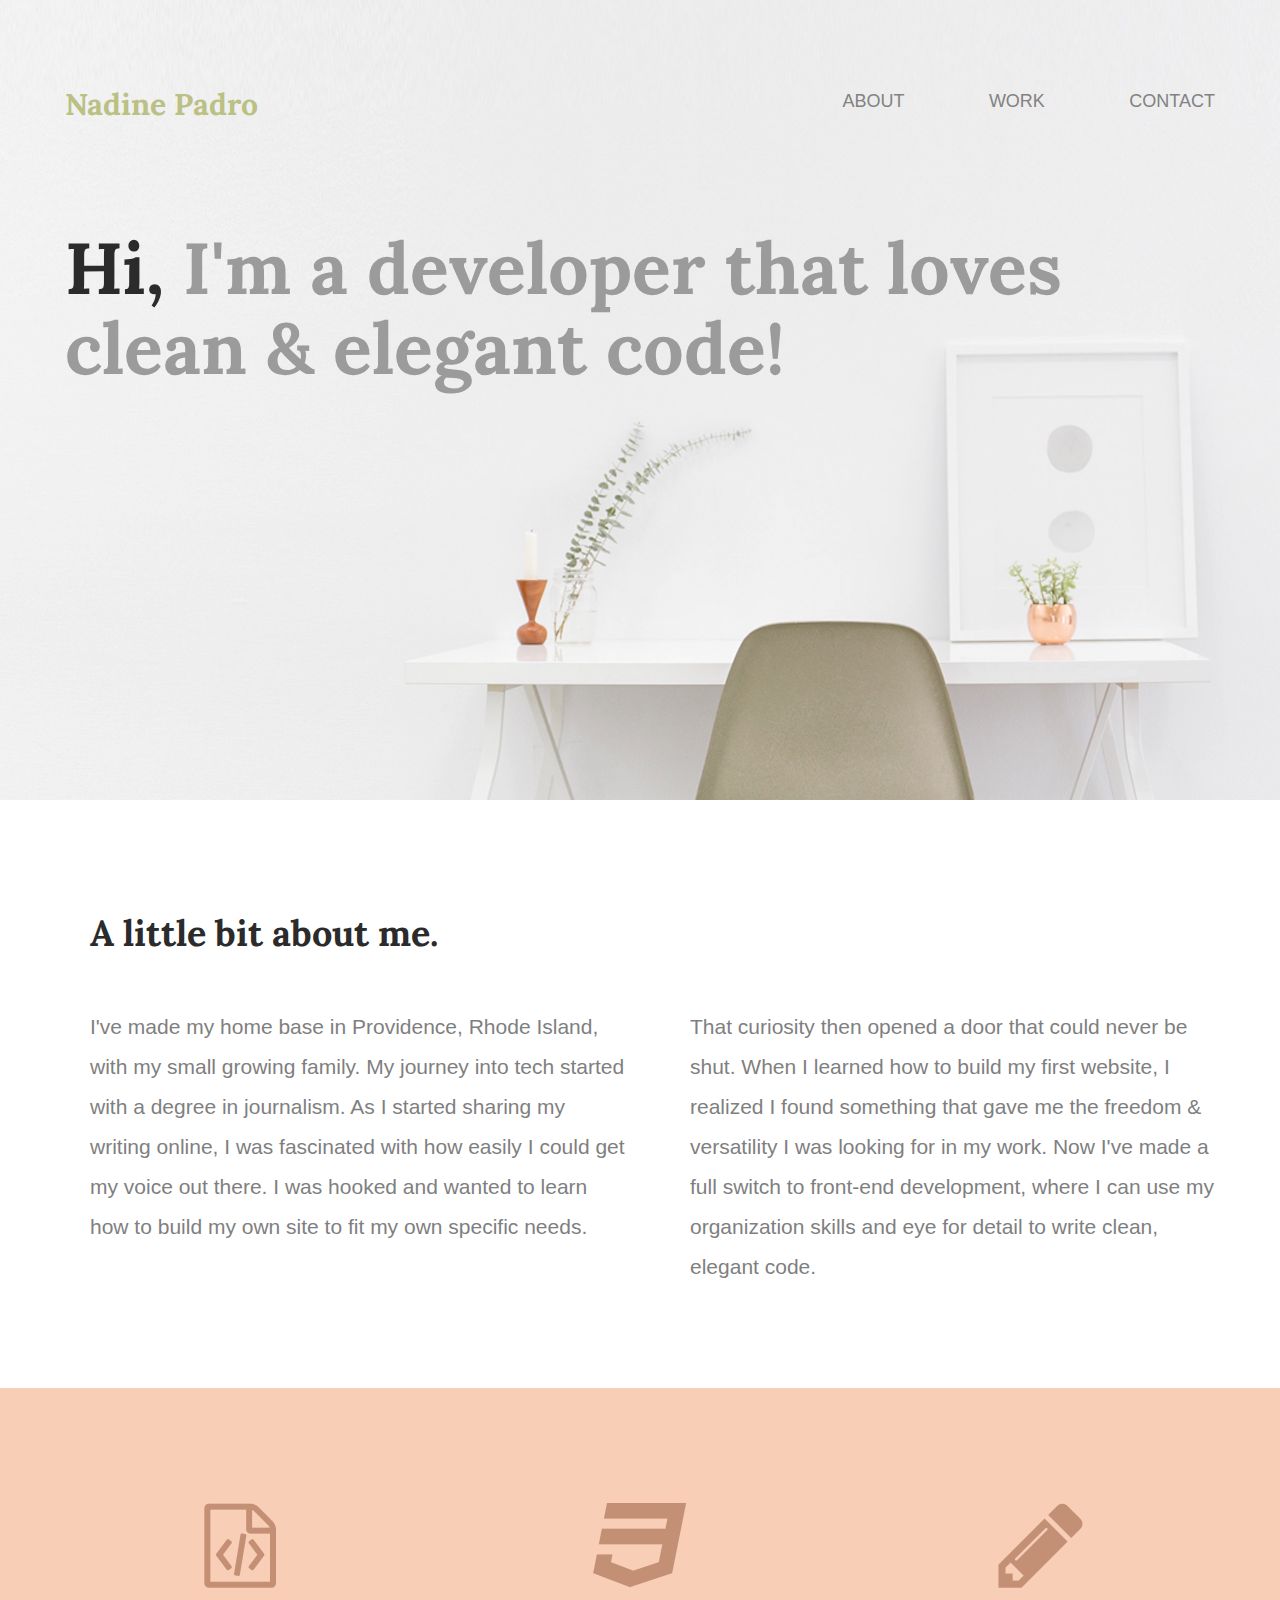
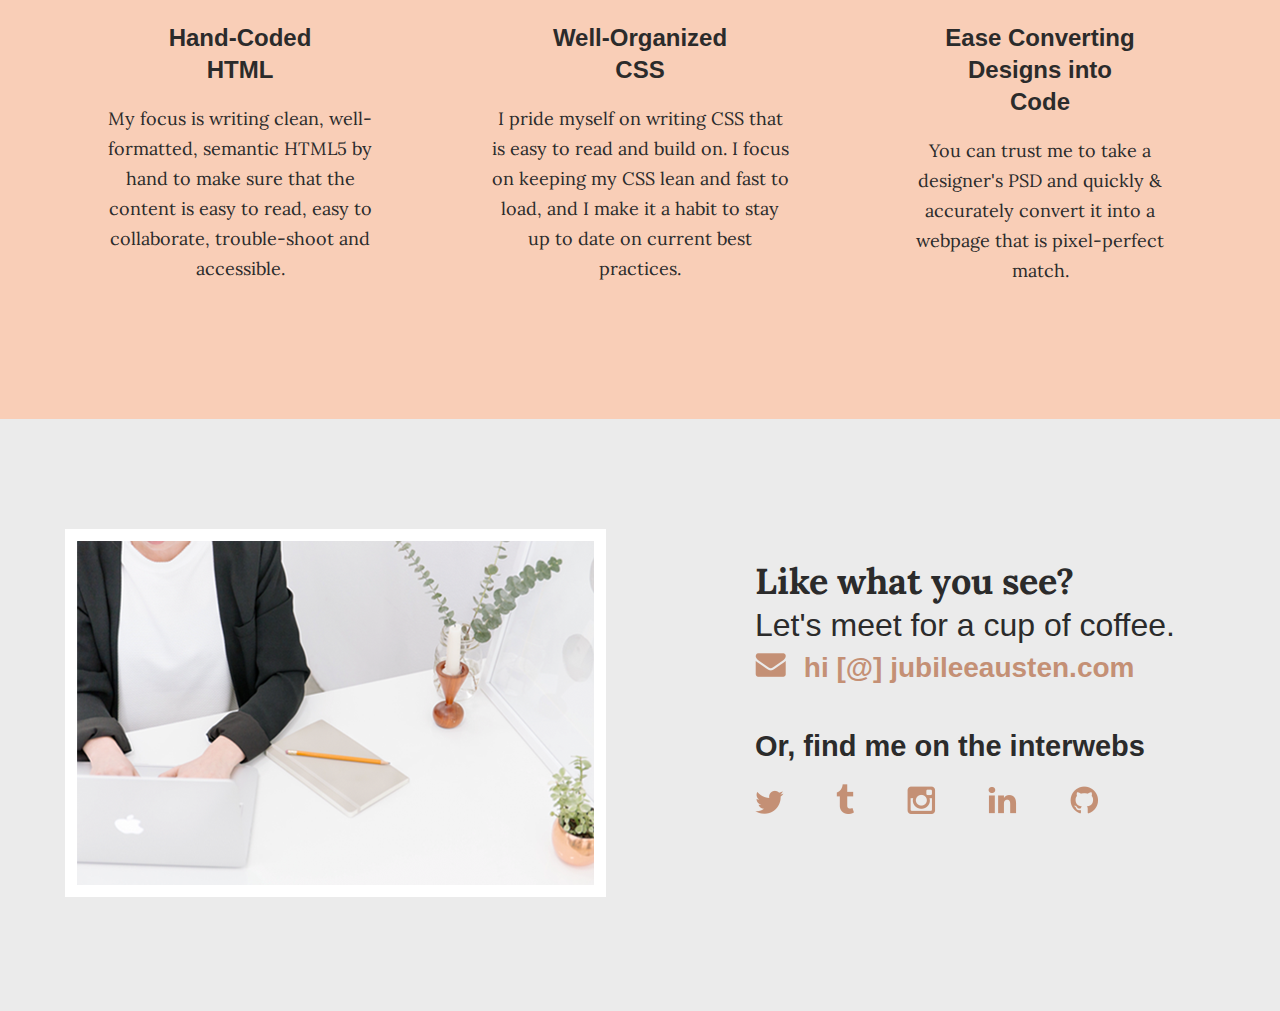
<file: index.html>
<!doctype html>
<html lang="en">
    <head>
        <title>Nadine Padro | Portfolio</title>
        <link rel="stylesheet" href="css/normalize.css">
        <link rel="stylesheet" href="css/main.css">
        <link href='https://fonts.googleapis.com/css?family=Source+Sans+Pro:400,700' rel='stylesheet' type='text/css'>
        <link href="https://fonts.googleapis.com/css2?family=Lora:wght@400;700&display=swap" rel="stylesheet">
       

    </head>
    <body>
        <header>
            <div class="full-width">
                <div class="half-width">
                    <h1><a href="index.html">Nadine Padro</a></h1>
                </div>
                <div class="half-width">
                    <nav>
                        <ul>
                            <li><a href="about/index.html">About</a></li>
                            <li><a href="work/index.html">Work</a></li>
                            <li><a href="contact/index.html">Contact</a></li>
                        </ul>
                    </nav>
                </div>
                <h2><span>Hi,</span> I'm a developer that loves clean & elegant code!</h2>
            </div>
        </header>
        <main>
            <section id="about">
                <div class="full-width">
                    <h2>A little bit about me.</h2>
                    <div class="half-width">
                        <p>
                            I've made my home base in Providence, Rhode Island, with my small growing family. My journey into tech started with a degree in journalism. As I started sharing my writing online, I was fascinated with how easily I could get my voice out there. I was hooked and wanted to learn how to build my own site to fit my own specific needs.</p>
                    </div>
                    <div class="half-width">
                        <p>
                            That curiosity then opened a door that could never be shut. When I learned how to build my first website, I realized I found something that gave me the freedom & versatility I was looking for in my work. Now I've made a full switch to front-end development, where I can use my organization skills and eye for detail to write clean, elegant code.</p>
                    </div>
                </div>
            </section>
            <section id="work">
                <div class="full-width">
                    <div class="third-width">
                        <img src="img/html-icon.png" alt="HTML icon" />
                        <h3>Hand-Coded HTML </h3>
                        <p>
                            My focus is writing clean, well-formatted, semantic HTML5 by hand to make sure that the content is easy to read, easy to collaborate, trouble-shoot and accessible.
                        </p>
                    </div>
                    <div class="third-width">
                        <img src="img/css-icon.png" alt="CSS icon" />
                        <h3>Well-Organized CSS</h3>
                        <p>
                            I pride myself on writing CSS that is easy to read and build on. I focus on keeping my CSS lean and fast to load, and I make it a habit to stay up to date on current best practices.
                        </p>
                    </div>
                    <div class="third-width">
                        <img src="img/pencil-icon.png" alt="Pencil icon" />
                        <h3>Ease Converting Designs into Code</h3>
                        <p>
                            You can trust me to take a designer's PSD and quickly & accurately convert it into a webpage that is pixel-perfect match.
                        </p>
                    </div>
                </div>
                
            </section>
            <footer id="contact">
                <div class="full-width">
                    <div class="half-width">
                        <img src="img/contact.png" id="contact-img" alt="contact laptop" />
                    </div>
                    <div class="half-width">
                        <h2>Like what you see?</h2>
                        <h3 id="email-header">Let's meet for a cup of coffee.</h3>
                        <a href="mailto:hi@jubileeausten.com">
                            <img src="img/envelope.png" id="envelope" alt="envelope icon" />
                            hi [@] jubileeausten.com
                        </a>
                        <h3 id="socialmedia-header">Or, find me on the interwebs</h3>
                        <ul>
                            <li><a href="http://twitter.com"><img src="img/twitter.png" alt="twitter icon" /></a> </li>
                            <li><a href="http://tumbler.com"><img src="img/tumblr.png" alt="tumbler icon" /></a> </li>
                            <li><a href="http://instagram.com"><img src="img/instagram.png" alt="instagram icon" /></a> </li>
                            <li><a href="http://linkedin.com"><img src="img/linkedin.png" alt="linkedin icon" /></a> </li>
                            <li><a href="http://github.com"><img src="img/github.png" alt="github icon" /></a> </li>
                        </ul>
                    </div>
                </div>

            </footer>
        </main>
    </body>
</html>
</file>
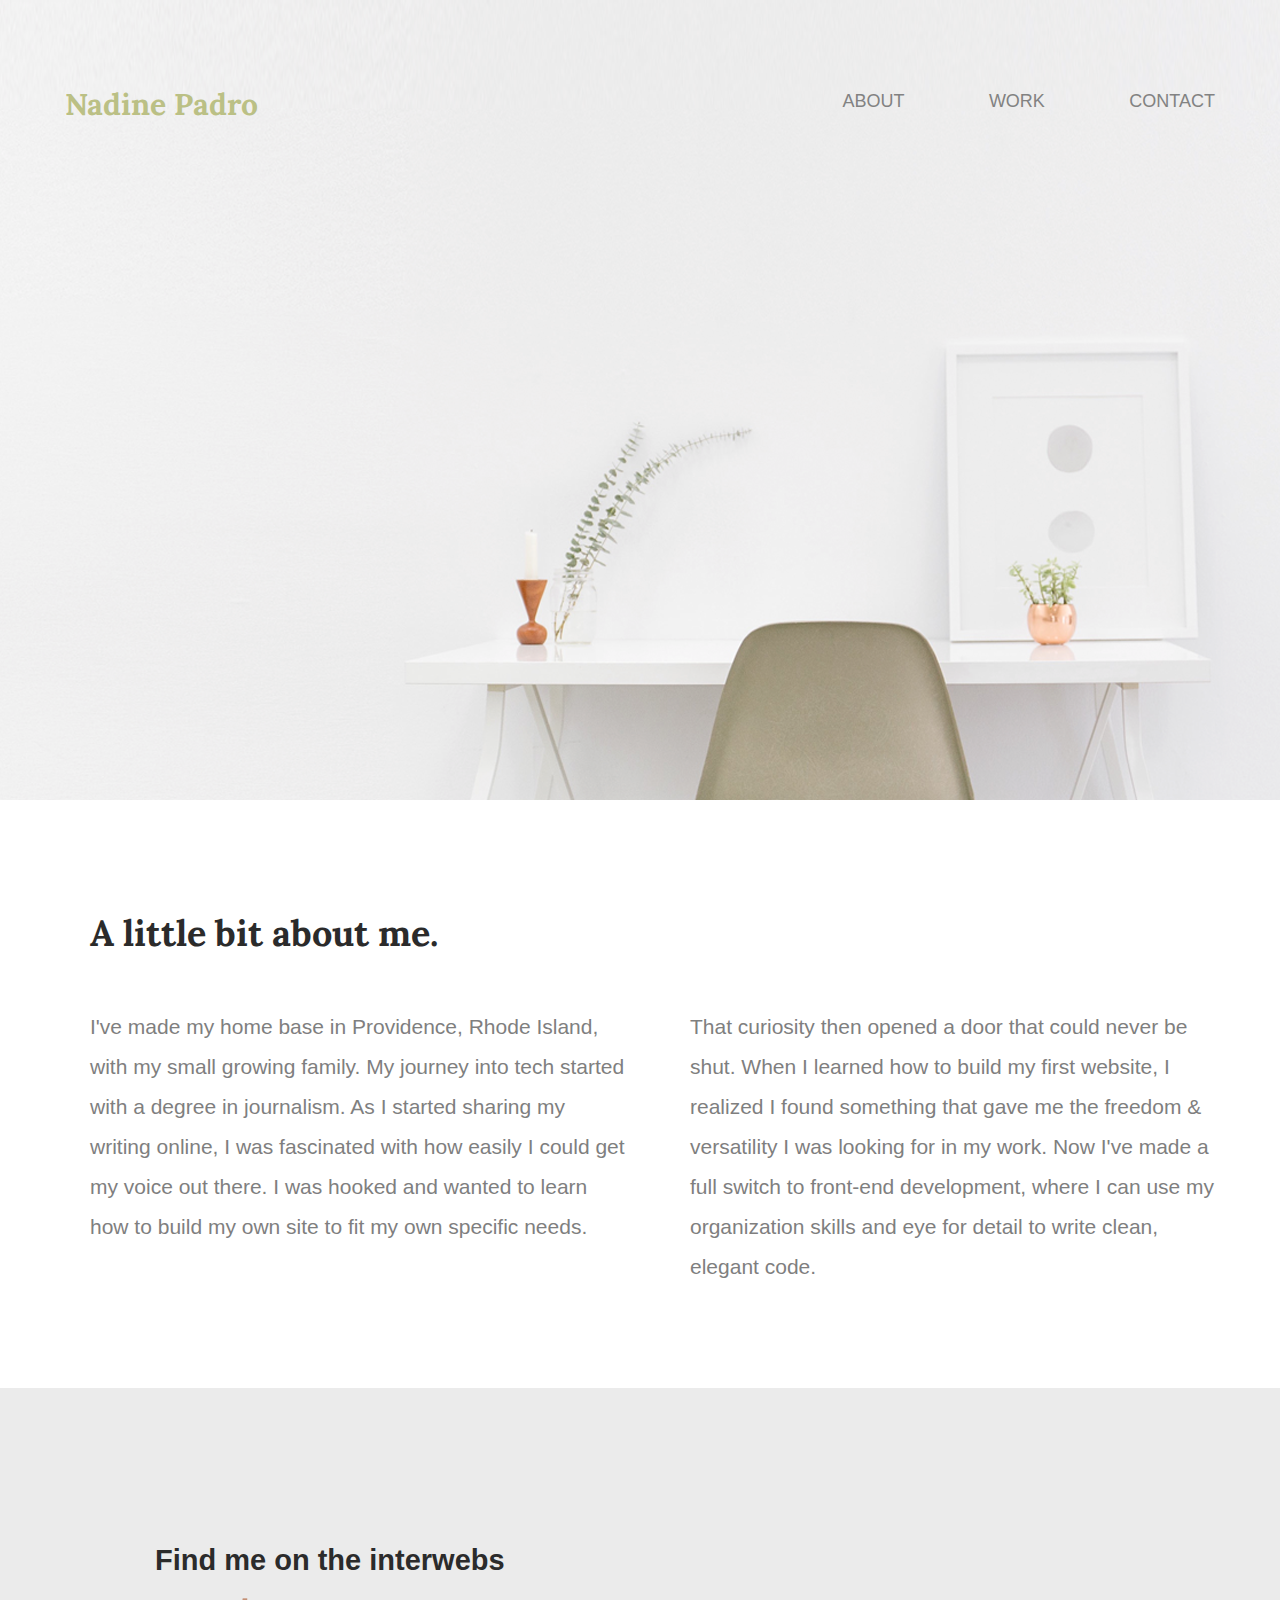
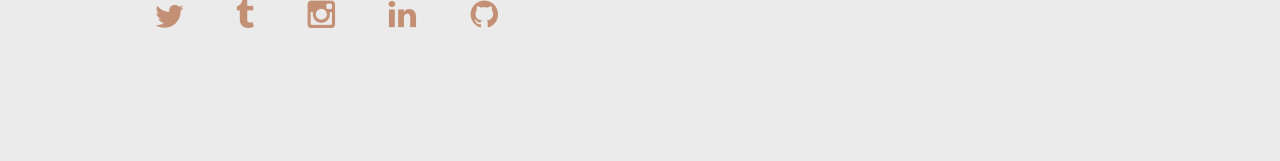
<file: about/index.html>
<!DOCTYPE html>
<html lang="en">
<head>
    <meta charset="UTF-8">
    <meta http-equiv="X-UA-Compatible" content="IE=edge">
    <meta name="viewport" content="width=device-width, initial-scale=1.0">
    <title>About</title>
    <link rel="stylesheet" href="../css/normalize.css">
    <link rel="stylesheet" href="../css/main.css">
    <link href='https://fonts.googleapis.com/css?family=Source+Sans+Pro:400,700' rel='stylesheet' type='text/css'>
    <link href="https://fonts.googleapis.com/css2?family=Lora:wght@400;700&display=swap" rel="stylesheet">
</head>
<body>
    <header>
        <div class="full-width">
            <div class="half-width">
                <h1><a href="index.html">Nadine Padro</a></h1>
            </div>
            <div class="half-width">
                <nav>
                    <ul>
                        <li><a href="about/index.html">About</a></li>
                        <li><a href="work/index.html">Work</a></li>
                        <li><a href="contact/index.html">Contact</a></li>
                    </ul>
                </nav>
            </div>
         
        </div>
    </header>
    <section id="about">
        <div class="full-width">
            <h2>A little bit about me.</h2>
            <div class="half-width">
                <p>
                    I've made my home base in Providence, Rhode Island, with my small growing family. My journey into tech started with a degree in journalism. As I started sharing my writing online, I was fascinated with how easily I could get my voice out there. I was hooked and wanted to learn how to build my own site to fit my own specific needs.</p>
            </div>
            <div class="half-width">
                <p>
                    That curiosity then opened a door that could never be shut. When I learned how to build my first website, I realized I found something that gave me the freedom & versatility I was looking for in my work. Now I've made a full switch to front-end development, where I can use my organization skills and eye for detail to write clean, elegant code.</p>
            </div>
        </div>
    </section>
    
    <footer id="contact">
        <div class="full-width">
                <h3 id="socialmedia-header">Find me on the interwebs</h3>
                <ul>
                    <li><a href="http://twitter.com"><img src="../img/twitter.png" alt="twitter icon" /></a> </li>
                    <li><a href="http://tumbler.com"><img src="../img/tumblr.png" alt="tumbler icon" /></a> </li>
                    <li><a href="http://instagram.com"><img src="../img/instagram.png" alt="instagram icon" /></a> </li>
                    <li><a href="http://linkedin.com"><img src="../img/linkedin.png" alt="linkedin icon" /></a> </li>
                    <li><a href="http://github.com"><img src="../img/github.png" alt="github icon" /></a> </li>
                </ul>
            </div>
    </footer>

</body>
</html>
</file>
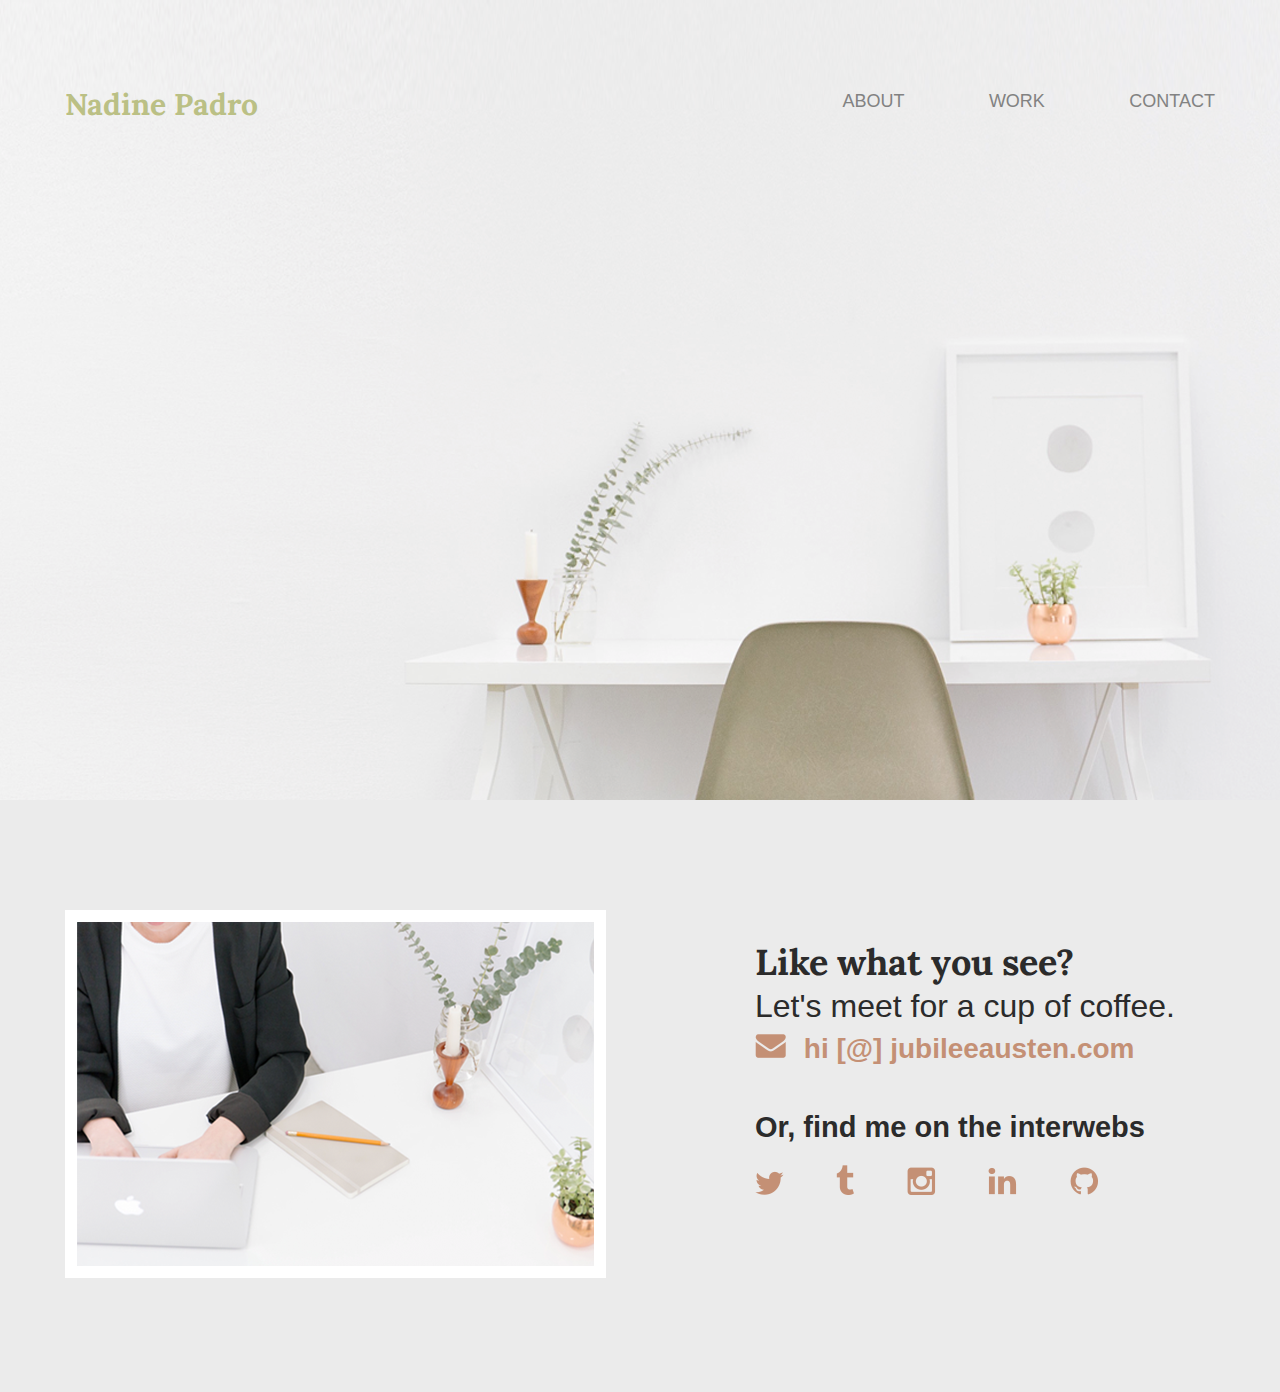
<file: contact/index.html>
<!DOCTYPE html>
<html lang="en">
<head>
    <meta charset="UTF-8">
    <meta http-equiv="X-UA-Compatible" content="IE=edge">
    <meta name="viewport" content="width=device-width, initial-scale=1.0">
    <title>Contact Me</title>
    <link rel="stylesheet" href="../css/normalize.css">
    <link rel="stylesheet" href="../css/main.css">
    <link href='https://fonts.googleapis.com/css?family=Source+Sans+Pro:400,700' rel='stylesheet' type='text/css'>
    <link href="https://fonts.googleapis.com/css2?family=Lora:wght@400;700&display=swap" rel="stylesheet">
</head>
<body>
    <header>
        <div class="full-width">
            <div class="half-width">
                <h1><a href="index.html">Nadine Padro</a></h1>
            </div>
            <div class="half-width">
                <nav>
                    <ul>
                        <li><a href="about/index.html">About</a></li>
                        <li><a href="work/index.html">Work</a></li>
                        <li><a href="contact/index.html">Contact</a></li>
                    </ul>
                </nav>
            </div>
         
        </div>
    </header>

    <footer id="contact">
        <div class="full-width">
            <div class="half-width">
                <img src="../img/contact.png" id="contact-img" alt="contact laptop" />
            </div>
            <div class="half-width">
                <h2>Like what you see?</h2>
                <h3 id="email-header">Let's meet for a cup of coffee.</h3>
                <a href="mailto:hi@jubileeausten.com">
                    <img src="../img/envelope.png" id="envelope" alt="envelope icon" />
                    hi [@] jubileeausten.com
                </a>
                <h3 id="socialmedia-header">Or, find me on the interwebs</h3>
                <ul>
                    <li><a href="http://twitter.com"><img src="../img/twitter.png" alt="twitter icon" /></a> </li>
                    <li><a href="http://tumbler.com"><img src="../img/tumblr.png" alt="tumbler icon" /></a> </li>
                    <li><a href="http://instagram.com"><img src="../img/instagram.png" alt="instagram icon" /></a> </li>
                    <li><a href="http://linkedin.com"><img src="../img/linkedin.png" alt="linkedin icon" /></a> </li>
                    <li><a href="http://github.com"><img src="../img/github.png" alt="github icon" /></a> </li>
                </ul>
            </div>
        </div>

    </footer>
    
</body>
</html>
</file>
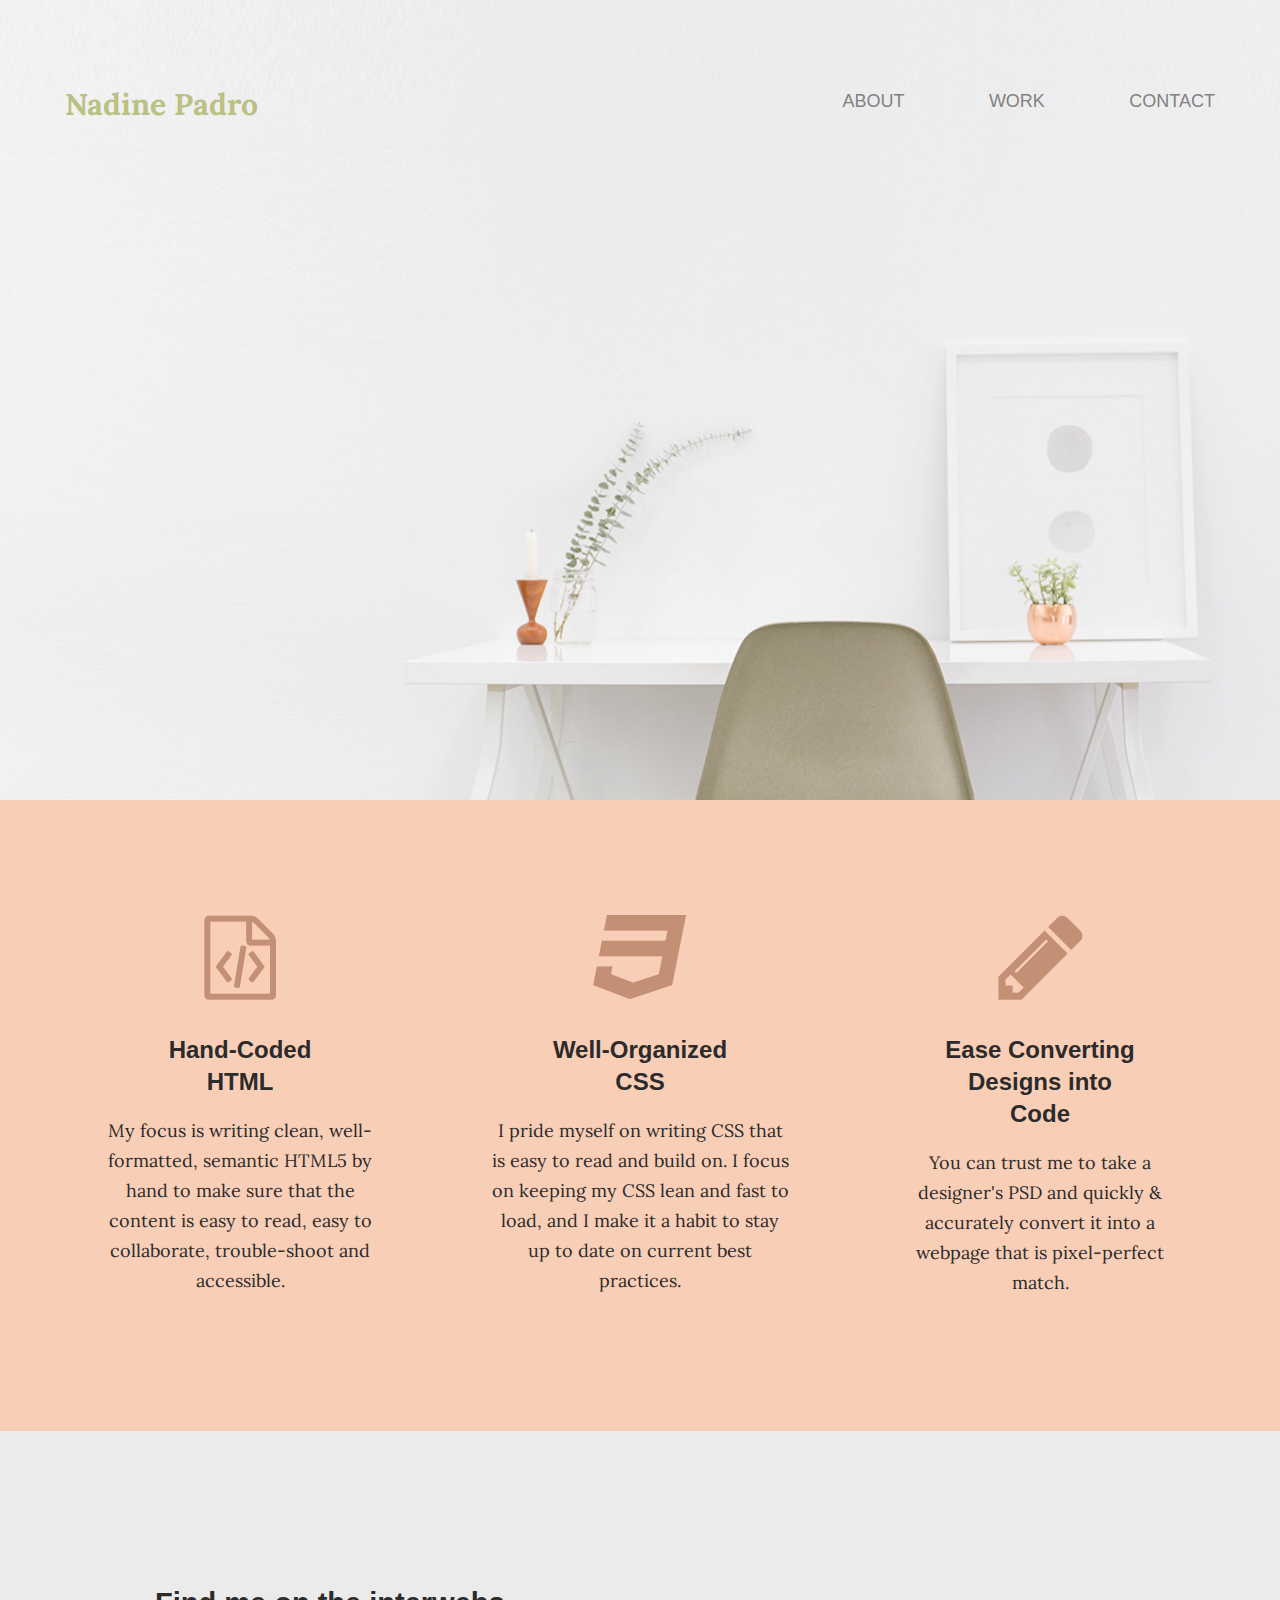
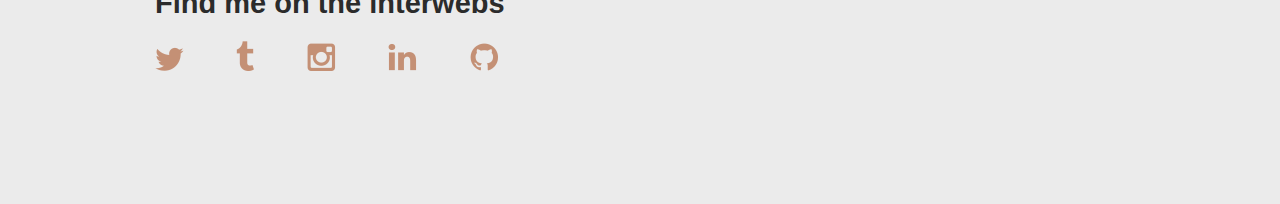
<file: work/index.html>
<!DOCTYPE html>
<html lang="en">
<head>
    <meta charset="UTF-8">
    <meta http-equiv="X-UA-Compatible" content="IE=edge">
    <meta name="viewport" content="width=device-width, initial-scale=1.0">
    <title>Work</title>
    <link rel="stylesheet" href="../css/normalize.css">
    <link rel="stylesheet" href="../css/main.css">
    <link href='https://fonts.googleapis.com/css?family=Source+Sans+Pro:400,700' rel='stylesheet' type='text/css'>
    <link href="https://fonts.googleapis.com/css2?family=Lora:wght@400;700&display=swap" rel="stylesheet">
</head>
<body>
    <header>
        <div class="full-width">
            <div class="half-width">
                <h1><a href="index.html">Nadine Padro</a></h1>
            </div>
            <div class="half-width">
                <nav>
                    <ul>
                        <li><a href="about/index.html">About</a></li>
                        <li><a href="work/index.html">Work</a></li>
                        <li><a href="contact/index.html">Contact</a></li>
                    </ul>
                </nav>
            </div>
         
        </div>
    </header>

    <section id="work">
        <div class="full-width">
            <div class="third-width">
                <img src="../img/html-icon.png" alt="HTML icon" />
                <h3>Hand-Coded HTML </h3>
                <p>
                    My focus is writing clean, well-formatted, semantic HTML5 by hand to make sure that the content is easy to read, easy to collaborate, trouble-shoot and accessible.
                </p>
            </div>
            <div class="third-width">
                <img src="../img/css-icon.png" alt="CSS icon" />
                <h3>Well-Organized CSS</h3>
                <p>
                    I pride myself on writing CSS that is easy to read and build on. I focus on keeping my CSS lean and fast to load, and I make it a habit to stay up to date on current best practices.
                </p>
            </div>
            <div class="third-width">
                <img src="../img/pencil-icon.png" alt="Pencil icon" />
                <h3>Ease Converting Designs into Code</h3>
                <p>
                    You can trust me to take a designer's PSD and quickly & accurately convert it into a webpage that is pixel-perfect match.
                </p>
            </div>
        </div>
        
    </section>
    <footer id="contact">
        <div class="full-width">
                <h3 id="socialmedia-header">Find me on the interwebs</h3>
                <ul>
                    <li><a href="http://twitter.com"><img src="../img/twitter.png" alt="twitter icon" /></a> </li>
                    <li><a href="http://tumbler.com"><img src="../img/tumblr.png" alt="tumbler icon" /></a> </li>
                    <li><a href="http://instagram.com"><img src="../img/instagram.png" alt="instagram icon" /></a> </li>
                    <li><a href="http://linkedin.com"><img src="../img/linkedin.png" alt="linkedin icon" /></a> </li>
                    <li><a href="http://github.com"><img src="../img/github.png" alt="github icon" /></a> </li>
                </ul>
            </div>
    </footer>
    
</body>
</html>
</file>
<file: css/main.css>
/*************  BASE STYLES *****************/

body {
    font-family: 'Source Sans Pro' sans-serif;
    color: #2b2b2b;
}

/************* GRID *****************/

.full-width {
    width: 1200px;
    margin: 0 auto;
    overflow: auto;
}

.half-width {
    width: 600px;
    float: left;
}

.third-width {
    width: 400px;
    float: left;
}

/************* HEADER *****************/

header {
    height: 800px;
    background: url('../img/full-background.png');
    background-size: cover;
    background-position: center;
}

header h1 {
    font-family: 'Lora', serif;
    font-size: 30px;
    color: #bbc085;
    padding: 65px 0 65px 25px;
}

header h1 a {
    text-decoration: none;
    color: #bbc085;
}

nav {
    float: right;
    padding: 75px 25px;
}

nav ul li {
    display: inline-block;
}

nav ul li a {
    text-transform: uppercase;
    text-decoration: none;
    font-size: 18px;
    color: #828282;
    padding-left: 80px;
}

header h2 {
    width: 1000px;
    clear: both;
    font-family: 'Lora', serif;
    font-size: 72px;
    line-height: 80px;
    color: #9b9b9b;
    padding: 20px 0 20px 25px;
}

header h2 span {
    color: #2b2b2b;
}

/********** ABOUT *************/

#about .full-width {
    padding: 80px 0;
}

#about h2 {
    font-family: 'Lora', serif; 
    font-size: 36px;
    padding-left: 50px;
}

#about p {
    font-size: 21px;
    color: #7f7f7f;
    line-height: 40px;
    padding-left: 50px;
    padding-right: 10px;
}

/********** Work Section *************/

#work {
    background-color: #f9ceb7;
    text-align: center;
}

#work .full-width {
    padding: 115px 0;
}

#work img {
    padding-bottom: 30px;
}

#work h3 {
    font-size: 24px;
    line-height: 32px;
    width: 200px;
    margin: 0 auto;
}

#work p {
    font-family: 'Lora', serif;
    font-size: 18px;
    line-height: 30px;
    padding: 0 50px;
}

/********** Contact Section *************/

#contact {
    background-color: #ebebeb;
}

#contact .full-width {
    padding: 110px 0;
}

#contact img#contact-img {
    margin-left: 25px;
    border: 12px solid #fff;
}

#contact h2, #contact #email-header, 
#contact #socialmedia-header, #contact ul {
    padding-left: 115px;
}
#contact #envelope {
    padding: 0 10px 0 115px;
}

#contact h2 {
    font-family: 'Lora', serif;
    font-size: 36px;
    line-height: 44px;
}
#contact #email-header{
    font-size: 32px;
    font-weight: normal;
    line-height: 44px;
    margin: -30px 0 5px 0;
}
#contact #socialmedia-header {
    font-weight: bold;
    font-size: 29px;
    line-height: 44px;
    margin: 40px 0 0 0;
}
#contact a {
    text-decoration: none;
    color: #c49075;
    font-weight: bold;
    font-size: 28px;
}

#contact ul {
    list-style: none;
}

#contact ul li {
    display: inline-block;
}

#contact ul img {
    padding-right: 48px;
}
</file>
